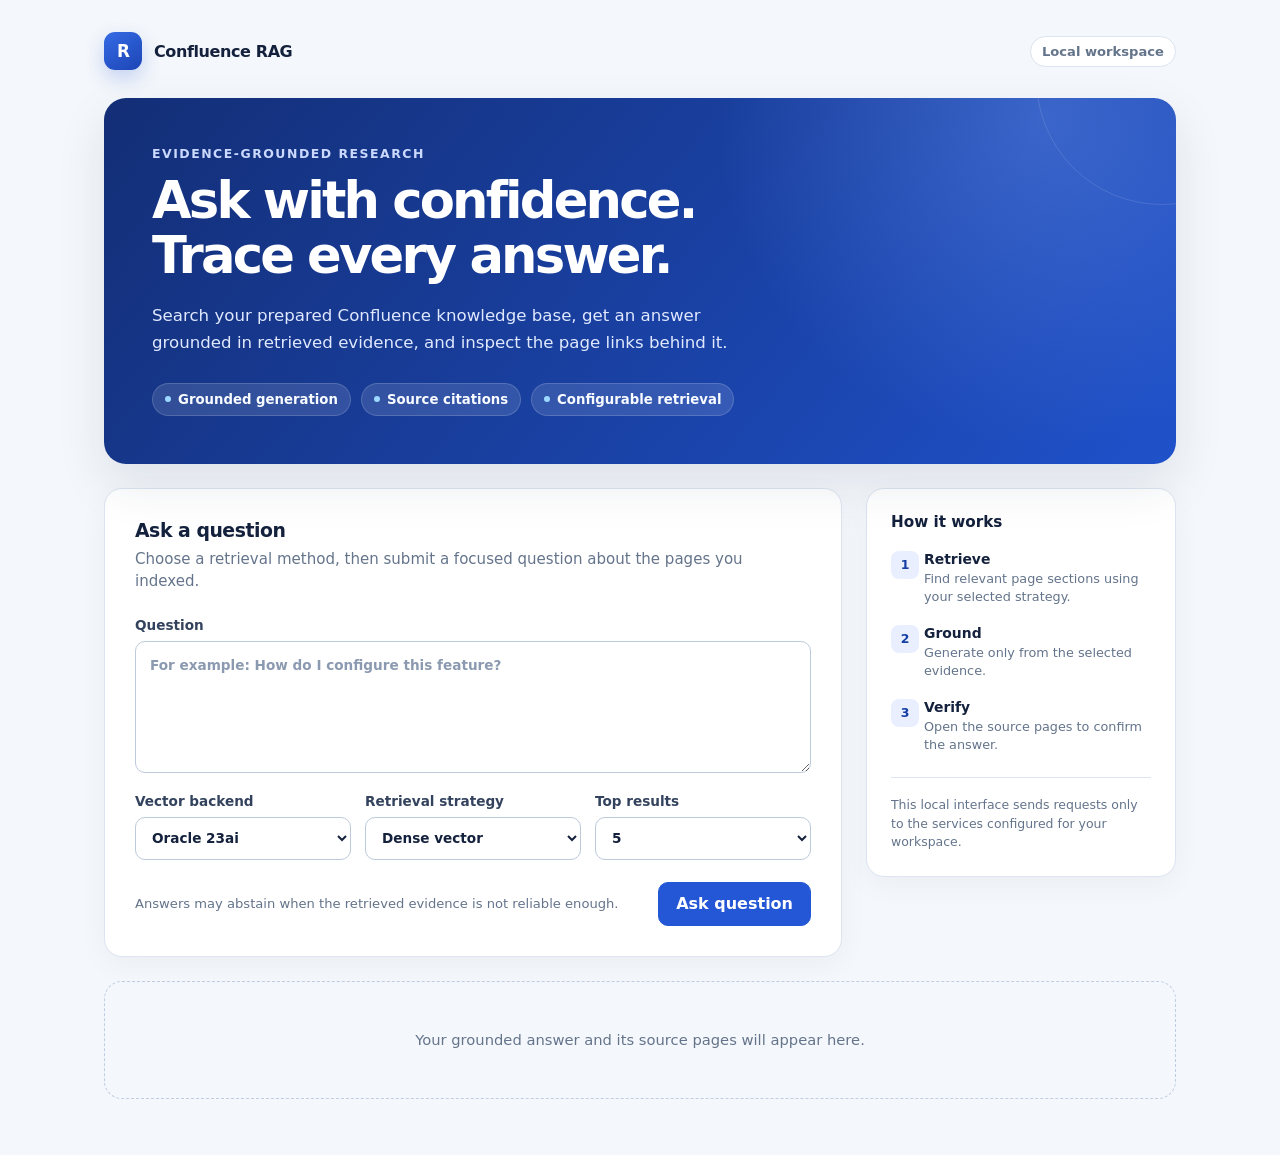
<file: 2-rag-agent-with-citation-grounding/web/index.html>
<!doctype html>
<html lang="en">
  <head>
    <meta charset="utf-8" />
    <meta name="viewport" content="width=device-width, initial-scale=1" />
    <meta name="description" content="A local, evidence-grounded Confluence RAG interface." />
    <title>Confluence RAG | Grounded answers</title>
    <style>
      :root {
        color-scheme: light;
        --canvas: #f4f7fb;
        --surface: #ffffff;
        --surface-soft: #f8fafc;
        --ink: #14213d;
        --muted: #64748b;
        --line: #dbe4f0;
        --brand: #2457d6;
        --brand-strong: #163fa5;
        --brand-soft: #e9efff;
        --success: #087b5b;
        --danger: #b42318;
        --danger-soft: #fff1f0;
        --shadow: 0 20px 50px rgba(27, 47, 83, 0.1);
        font-family: Inter, ui-sans-serif, system-ui, -apple-system, BlinkMacSystemFont, "Segoe UI", sans-serif;
      }

      * { box-sizing: border-box; }
      body { background: var(--canvas); color: var(--ink); margin: 0; min-width: 320px; }
      a { color: var(--brand-strong); }
      button, textarea, select { font: inherit; }

      .shell { margin: 0 auto; max-width: 1120px; padding: 32px 24px 56px; }
      .masthead { align-items: center; display: flex; justify-content: space-between; margin-bottom: 28px; }
      .brand { align-items: center; display: flex; gap: 12px; text-decoration: none; }
      .brand-mark { align-items: center; background: linear-gradient(145deg, #356be6, #1c45b4); border-radius: 11px; box-shadow: 0 8px 20px rgba(36, 87, 214, 0.24); color: #fff; display: flex; font-size: 1.05rem; font-weight: 750; height: 38px; justify-content: center; letter-spacing: -0.04em; width: 38px; }
      .brand-name { color: var(--ink); font-weight: 720; letter-spacing: -0.025em; }
      .local-pill { background: var(--surface); border: 1px solid var(--line); border-radius: 999px; color: var(--muted); font-size: 0.82rem; font-weight: 650; padding: 7px 11px; }

      .hero { background: radial-gradient(circle at 88% 5%, rgba(126, 167, 255, 0.32), transparent 33%), linear-gradient(130deg, #132e76, #1f51ca); border-radius: 22px; box-shadow: var(--shadow); color: #fff; overflow: hidden; padding: 48px; position: relative; }
      .hero::after { border: 1px solid rgba(255, 255, 255, 0.12); border-radius: 50%; content: ""; height: 250px; position: absolute; right: -112px; top: -145px; width: 250px; }
      .eyebrow { color: #cbd9ff; font-size: 0.78rem; font-weight: 750; letter-spacing: 0.12em; margin: 0 0 12px; text-transform: uppercase; }
      h1 { font-size: clamp(2rem, 4vw, 3.25rem); letter-spacing: -0.055em; line-height: 1.08; margin: 0; max-width: 680px; }
      .hero-copy { color: #e0e9ff; font-size: 1.04rem; line-height: 1.65; margin: 18px 0 0; max-width: 630px; }
      .hero-features { display: flex; flex-wrap: wrap; gap: 10px; margin-top: 26px; }
      .hero-feature { align-items: center; background: rgba(255, 255, 255, 0.12); border: 1px solid rgba(255, 255, 255, 0.16); border-radius: 999px; color: #f8fbff; display: inline-flex; font-size: 0.83rem; font-weight: 600; gap: 7px; padding: 8px 12px; }
      .hero-feature::before { background: #9dd8ff; border-radius: 50%; content: ""; height: 6px; width: 6px; }

      .workspace { display: grid; gap: 24px; grid-template-columns: minmax(0, 1fr) 310px; margin-top: 24px; }
      .panel { background: var(--surface); border: 1px solid var(--line); border-radius: 18px; box-shadow: 0 8px 30px rgba(27, 47, 83, 0.045); }
      .ask-panel { padding: 30px; }
      .panel-title { font-size: 1.18rem; letter-spacing: -0.025em; margin: 0; }
      .panel-intro { color: var(--muted); font-size: 0.94rem; line-height: 1.5; margin: 7px 0 24px; }
      form { display: grid; gap: 20px; }
      label { color: #34435d; display: grid; font-size: 0.85rem; font-weight: 700; gap: 8px; }
      textarea, select { background: #fff; border: 1px solid #bdcadb; border-radius: 10px; color: var(--ink); outline: none; transition: border-color 160ms ease, box-shadow 160ms ease; }
      textarea:focus, select:focus { border-color: var(--brand); box-shadow: 0 0 0 4px rgba(36, 87, 214, 0.13); }
      textarea { line-height: 1.55; min-height: 132px; padding: 13px 14px; resize: vertical; }
      textarea::placeholder { color: #8b9ab0; }
      select { cursor: pointer; min-height: 43px; padding: 0 34px 0 12px; }
      .field-grid { display: grid; gap: 14px; grid-template-columns: repeat(3, minmax(0, 1fr)); }
      .action-row { align-items: center; display: flex; gap: 16px; justify-content: space-between; margin-top: 2px; }
      .hint { color: var(--muted); font-size: 0.82rem; line-height: 1.45; margin: 0; }
      .ask-button { align-items: center; background: var(--brand); border: 1px solid var(--brand); border-radius: 10px; color: #fff; cursor: pointer; display: inline-flex; font-weight: 720; gap: 9px; justify-content: center; min-height: 44px; padding: 0 17px; transition: background 160ms ease, transform 160ms ease; }
      .ask-button:hover { background: var(--brand-strong); transform: translateY(-1px); }
      .ask-button:focus-visible { box-shadow: 0 0 0 4px rgba(36, 87, 214, 0.24); outline: 0; }
      .ask-button:disabled { cursor: wait; opacity: 0.72; transform: none; }
      .spinner { animation: spin 800ms linear infinite; border: 2px solid rgba(255, 255, 255, 0.42); border-radius: 50%; border-top-color: #fff; display: none; height: 15px; width: 15px; }
      .is-loading .spinner { display: block; }
      @keyframes spin { to { transform: rotate(360deg); } }

      .guide { align-self: start; padding: 24px; }
      .guide h2 { font-size: 0.95rem; margin: 0; }
      .guide-list { display: grid; gap: 18px; list-style: none; margin: 20px 0 0; padding: 0; }
      .guide-item { display: grid; gap: 5px; grid-template-columns: 28px 1fr; }
      .guide-number { align-items: center; background: var(--brand-soft); border-radius: 8px; color: var(--brand-strong); display: flex; font-size: 0.78rem; font-weight: 800; height: 28px; justify-content: center; }
      .guide-copy strong { display: block; font-size: 0.87rem; }
      .guide-copy span { color: var(--muted); display: block; font-size: 0.8rem; line-height: 1.45; margin-top: 3px; }
      .privacy-note { border-top: 1px solid var(--line); color: var(--muted); font-size: 0.78rem; line-height: 1.5; margin: 22px 0 0; padding-top: 18px; }

      #result { margin-top: 24px; }
      .result-card { background: var(--surface); border: 1px solid var(--line); border-radius: 18px; box-shadow: 0 8px 30px rgba(27, 47, 83, 0.045); overflow: hidden; }
      .result-header { align-items: flex-start; border-bottom: 1px solid var(--line); display: flex; gap: 16px; justify-content: space-between; padding: 24px 28px; }
      .result-heading { display: flex; flex-direction: column; gap: 4px; }
      .result-heading h2 { font-size: 1.18rem; letter-spacing: -0.025em; margin: 0; }
      .result-heading p { color: var(--muted); font-size: 0.83rem; margin: 0; }
      .status { background: #e9f8f3; border-radius: 999px; color: var(--success); font-size: 0.75rem; font-weight: 750; padding: 7px 10px; white-space: nowrap; }
      .answer { font-family: inherit; font-size: 0.97rem; line-height: 1.7; margin: 0; padding: 26px 28px; white-space: pre-wrap; }
      .source-section { background: var(--surface-soft); border-top: 1px solid var(--line); padding: 22px 28px 26px; }
      .source-section h3 { font-size: 0.9rem; margin: 0 0 14px; }
      .source-list { display: grid; gap: 10px; list-style: none; margin: 0; padding: 0; }
      .source-list a { align-items: center; background: var(--surface); border: 1px solid var(--line); border-radius: 10px; color: var(--ink); display: flex; font-size: 0.9rem; font-weight: 620; justify-content: space-between; padding: 12px 13px; text-decoration: none; transition: border-color 160ms ease, box-shadow 160ms ease; }
      .source-list a::after { color: var(--brand); content: "↗"; font-size: 1.05rem; margin-left: 12px; }
      .source-list a:hover { border-color: #91aae8; box-shadow: 0 4px 12px rgba(36, 87, 214, 0.08); }
      .error-card { background: var(--danger-soft); border: 1px solid #f4c6c2; border-radius: 14px; color: var(--danger); padding: 16px 18px; }
      .empty-state { align-items: center; border: 1px dashed #bfcde0; border-radius: 18px; color: var(--muted); display: flex; font-size: 0.92rem; justify-content: center; min-height: 118px; padding: 22px; text-align: center; }

      @media (max-width: 820px) {
        .workspace { grid-template-columns: 1fr; }
        .guide { display: none; }
        .hero { padding: 38px 30px; }
      }
      @media (max-width: 600px) {
        .shell { padding: 20px 15px 40px; }
        .masthead { margin-bottom: 20px; }
        .local-pill { display: none; }
        .hero { border-radius: 16px; padding: 30px 24px; }
        .ask-panel { padding: 23px 20px; }
        .field-grid { grid-template-columns: 1fr; }
        .action-row { align-items: stretch; flex-direction: column-reverse; }
        .ask-button { width: 100%; }
        .result-header, .answer, .source-section { padding-left: 20px; padding-right: 20px; }
        .result-header { align-items: flex-start; flex-direction: column; }
      }
    </style>
  </head>
  <body>
    <main class="shell">
      <header class="masthead">
        <a class="brand" href="/" aria-label="Confluence RAG home">
          <span class="brand-mark" aria-hidden="true">R</span>
          <span class="brand-name">Confluence RAG</span>
        </a>
        <span class="local-pill">Local workspace</span>
      </header>

      <section class="hero" aria-labelledby="page-title">
        <p class="eyebrow">Evidence-grounded research</p>
        <h1 id="page-title">Ask with confidence. Trace every answer.</h1>
        <p class="hero-copy">Search your prepared Confluence knowledge base, get an answer grounded in retrieved evidence, and inspect the page links behind it.</p>
        <div class="hero-features" aria-label="Capabilities">
          <span class="hero-feature">Grounded generation</span>
          <span class="hero-feature">Source citations</span>
          <span class="hero-feature">Configurable retrieval</span>
        </div>
      </section>

      <div class="workspace">
        <section class="panel ask-panel" aria-labelledby="ask-heading">
          <h2 class="panel-title" id="ask-heading">Ask a question</h2>
          <p class="panel-intro">Choose a retrieval method, then submit a focused question about the pages you indexed.</p>
          <form id="question-form">
            <label for="question">Question
              <textarea id="question" required maxlength="4000" placeholder="For example: How do I configure this feature?"></textarea>
            </label>
            <div class="field-grid">
              <label for="backend">Vector backend
                <select id="backend">
                  <option value="oracle">Oracle 23ai</option>
                  <option value="opensearch">OpenSearch</option>
                </select>
              </label>
              <label for="strategy">Retrieval strategy
                <select id="strategy">
                  <option value="dense">Dense vector</option>
                  <option value="keyword">Keyword / BM25</option>
                  <option value="hybrid_rrf">Hybrid RRF</option>
                </select>
              </label>
              <label for="limit">Top results
                <select id="limit">
                  <option value="3">3</option>
                  <option value="5" selected>5</option>
                  <option value="10">10</option>
                </select>
              </label>
            </div>
            <div class="action-row">
              <p class="hint">Answers may abstain when the retrieved evidence is not reliable enough.</p>
              <button class="ask-button" id="submit" type="submit">
                <span class="spinner" aria-hidden="true"></span>
                <span id="submit-label">Ask question</span>
              </button>
            </div>
          </form>
        </section>

        <aside class="panel guide" aria-labelledby="guide-heading">
          <h2 id="guide-heading">How it works</h2>
          <ol class="guide-list">
            <li class="guide-item"><span class="guide-number">1</span><span class="guide-copy"><strong>Retrieve</strong><span>Find relevant page sections using your selected strategy.</span></span></li>
            <li class="guide-item"><span class="guide-number">2</span><span class="guide-copy"><strong>Ground</strong><span>Generate only from the selected evidence.</span></span></li>
            <li class="guide-item"><span class="guide-number">3</span><span class="guide-copy"><strong>Verify</strong><span>Open the source pages to confirm the answer.</span></span></li>
          </ol>
          <p class="privacy-note">This local interface sends requests only to the services configured for your workspace.</p>
        </aside>
      </div>

      <section id="result" aria-live="polite" aria-label="Answer results">
        <div class="empty-state">Your grounded answer and its source pages will appear here.</div>
      </section>
    </main>
    <script>
      const form = document.querySelector('#question-form');
      const result = document.querySelector('#result');
      const submit = document.querySelector('#submit');
      const submitLabel = document.querySelector('#submit-label');

      function element(name, text) {
        const node = document.createElement(name);
        if (text !== undefined) node.textContent = text;
        return node;
      }

      function setLoading(isLoading) {
        submit.disabled = isLoading;
        submit.classList.toggle('is-loading', isLoading);
        submitLabel.textContent = isLoading ? 'Searching evidence…' : 'Ask question';
      }

      function renderError(message) {
        const card = element('div');
        card.className = 'error-card';
        card.setAttribute('role', 'alert');
        card.append(element('strong', 'Request could not be completed.'));
        card.append(element('p', message));
        result.replaceChildren(card);
      }

      function renderResponse(body) {
        const card = element('article');
        card.className = 'result-card';

        const header = element('header');
        header.className = 'result-header';
        const heading = element('div');
        heading.className = 'result-heading';
        heading.append(element('h2', body.abstained ? 'No reliable answer' : 'Grounded answer'));
        heading.append(element('p', `${body.backend_name} · ${body.retrieval_strategy} · ${body.citations.length} source${body.citations.length === 1 ? '' : 's'}`));
        header.append(heading);
        const status = element('span', body.abstained ? 'Abstained' : 'Evidence found');
        status.className = 'status';
        header.append(status);
        card.append(header);

        const answer = element('p', body.answer);
        answer.className = 'answer';
        card.append(answer);

        if (body.citations.length) {
          const sourceSection = element('section');
          sourceSection.className = 'source-section';
          sourceSection.append(element('h3', 'Source pages'));
          const list = element('ul');
          list.className = 'source-list';
          body.citations.forEach((citation) => {
            const item = element('li');
            const link = element('a', citation.page_title);
            link.href = citation.page_url;
            link.target = '_blank';
            link.rel = 'noreferrer';
            item.append(link);
            list.append(item);
          });
          sourceSection.append(list);
          card.append(sourceSection);
        }
        result.replaceChildren(card);
      }

      form.addEventListener('submit', async (event) => {
        event.preventDefault();
        setLoading(true);
        try {
          const response = await fetch('/api/ask', {
            method: 'POST',
            headers: { 'Content-Type': 'application/json' },
            body: JSON.stringify({
              question: document.querySelector('#question').value,
              backend_name: document.querySelector('#backend').value,
              retrieval_strategy: document.querySelector('#strategy').value,
              limit: Number(document.querySelector('#limit').value),
            }),
          });
          const body = await response.json();
          if (!response.ok) throw new Error(body.detail || 'The server rejected the request.');
          renderResponse(body);
        } catch (error) {
          renderError(error.message || 'Check the local server configuration and try again.');
        } finally {
          setLoading(false);
        }
      });
    </script>
  </body>
</html>
</file>
